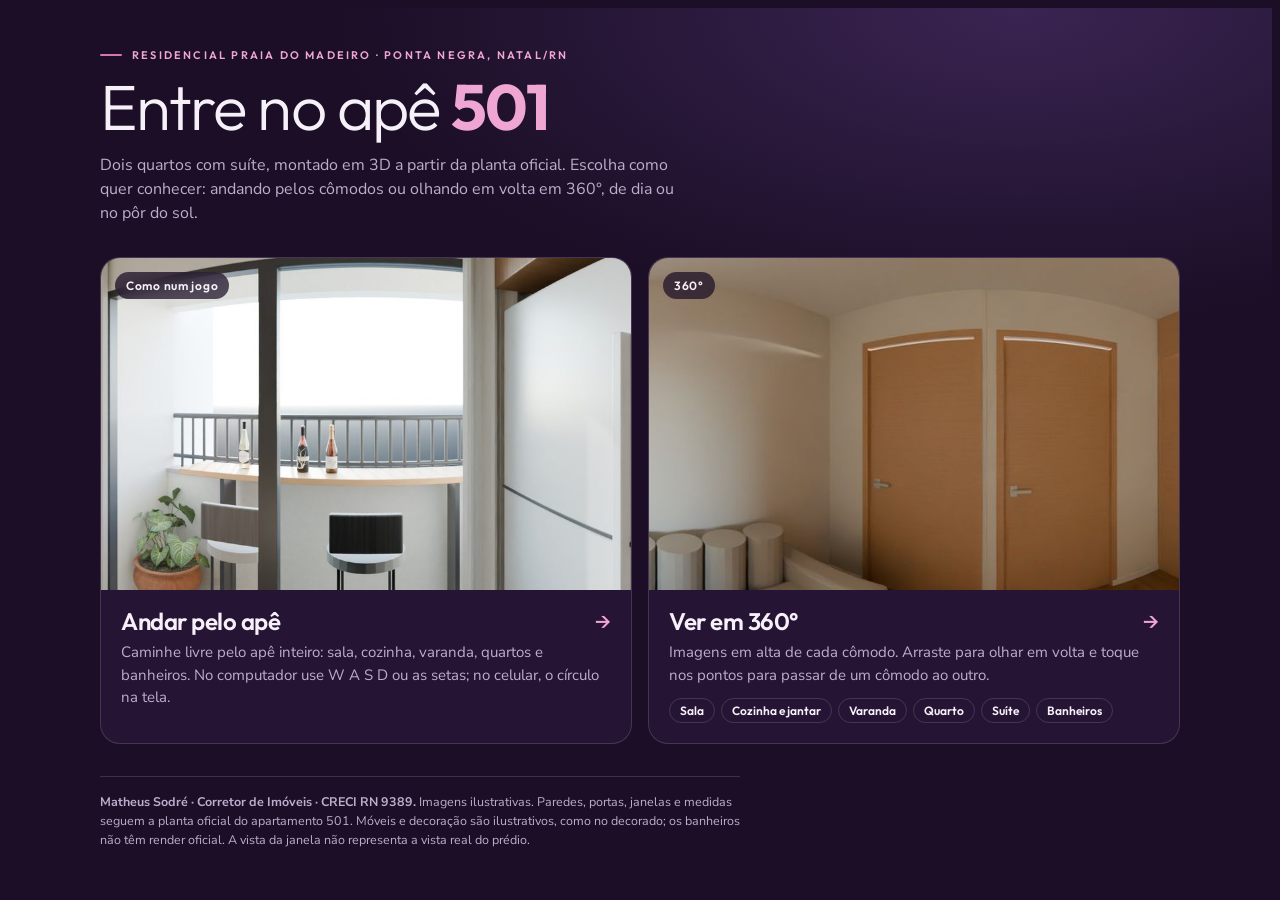
<file: ape/index.html>
<!doctype html>
<html lang="pt-BR">
<head>
<meta charset="utf-8">
  <meta name="description" content="Ande pelo apê em 3D ou olhe cada cômodo em 360°, de dia e no pôr do sol. Montado a partir da planta oficial.">
  <meta property="og:type" content="website">
  <meta property="og:title" content="Apê 2 quartos com suíte · Praia do Madeiro">
  <meta property="og:description" content="Ande pelo apê em 3D ou olhe cada cômodo em 360°, de dia e no pôr do sol. Montado a partir da planta oficial.">
  <meta property="og:image" content="https://ghustavogreg-blip.github.io/praia-do-madeiro/ape/assets/previa.jpg">
  <meta property="og:image:width" content="1200">
  <meta property="og:image:height" content="630">
  <meta property="og:url" content="https://ghustavogreg-blip.github.io/praia-do-madeiro/ape/">
  <meta property="og:locale" content="pt_BR">
  <meta name="twitter:card" content="summary_large_image">
  <link rel="icon" href="../favicon.svg" type="image/svg+xml">
  <link rel="apple-touch-icon" href="../apple-touch-icon.png">
<meta name="viewport" content="width=device-width, initial-scale=1, viewport-fit=cover">
<title>Apê 501 Praia do Madeiro</title>
<link rel="preconnect" href="https://fonts.googleapis.com">
<link rel="preconnect" href="https://fonts.gstatic.com" crossorigin>
<link href="https://fonts.googleapis.com/css2?family=Outfit:wght@300;400;600;700&family=Nunito+Sans:wght@400;600&display=swap" rel="stylesheet">
<style>
  /* entrada escura, como as duas experiências: título curto e as duas portas de entrada lado a lado (empilhadas no celular) */
  :root {
    --fundo: #1b0e26; --fundo-2: #261434; --texto: #f6f0f9; --apagado: #bcaecb;
    --rosa: #D575B1; --rosa-2: #F0A6D3; --linha: rgba(255, 255, 255, .14);
    --f-tit: "Outfit", "Avenir Next", system-ui, sans-serif;
    --f-txt: "Nunito Sans", system-ui, sans-serif;
    color-scheme: dark;
  }
  html, body { background: var(--fundo); color: var(--texto); }
  body { font-family: var(--f-txt); font-size: 16px; line-height: 1.5; -webkit-font-smoothing: antialiased;
    background: radial-gradient(90% 60% at 80% 0%, #3a2452 0%, var(--fundo) 60%) var(--fundo); min-height: 100%; }
  .pagina { max-width: 1080px; margin: 0 auto; padding-block: 40px 32px;
    padding-left: max(16px, env(safe-area-inset-left, 0px)); padding-right: max(16px, env(safe-area-inset-right, 0px));
    display: grid; gap: 32px; }
  .kicker { font: 600 11px var(--f-tit); letter-spacing: .2em; text-transform: uppercase; color: var(--rosa-2); display: flex; align-items: center; gap: 10px; }
  .kicker::before { content: ""; width: 22px; height: 2px; background: var(--rosa); border-radius: 2px; }
  h1 { font: 300 clamp(36px, 6vw, 64px)/1.02 var(--f-tit); letter-spacing: -.03em; margin: 12px 0 14px; text-wrap: balance; }
  h1 b { font-weight: 700; color: var(--rosa-2); }
  .intro p { margin: 0; max-width: 58ch; color: var(--apagado); }
  .portas { display: grid; grid-template-columns: repeat(2, minmax(0, 1fr)); gap: 16px; }
  .porta { display: grid; grid-template-rows: auto 1fr; text-decoration: none; color: inherit; border-radius: 20px; overflow: hidden;
    background: var(--fundo-2); border: 1px solid var(--linha); transition: transform .25s, border-color .25s; }
  .porta:hover, .porta:focus-visible { transform: translateY(-3px); border-color: var(--rosa); outline: none; }
  .porta figure { margin: 0; aspect-ratio: 16 / 10; overflow: hidden; position: relative; background: #000; max-width: 100%; }
  .porta img { width: 100%; height: 100%; object-fit: cover; display: block; }
  .porta.p360 img { object-position: 30% 50%; animation: girar 40s linear infinite alternate; width: 260%; max-width: none; }
  @keyframes girar { to { transform: translateX(-61%); } }
  .selo { position: absolute; left: 14px; top: 14px; font: 600 12px var(--f-tit); letter-spacing: .06em; padding: 6px 11px; border-radius: 999px;
    background: rgba(27, 14, 38, .72); backdrop-filter: blur(8px); -webkit-backdrop-filter: blur(8px); color: var(--texto); }
  .texto { padding: 18px 20px 20px; display: grid; gap: 6px; align-content: start; }
  .texto h2 { font: 600 24px/1.15 var(--f-tit); letter-spacing: -.02em; margin: 0; display: flex; justify-content: space-between; align-items: center; gap: 12px; }
  .texto h2::after { content: "→"; font-weight: 400; color: var(--rosa-2); transition: transform .25s; }
  .porta:hover h2::after { transform: translateX(4px); }
  .texto p { margin: 0; color: var(--apagado); font-size: 15px; }
  .comodos { display: flex; flex-wrap: wrap; gap: 6px; margin-top: 6px; }
  .comodos span { font: 600 12px var(--f-tit); padding: 4px 10px; border-radius: 999px; border: 1px solid var(--linha); color: var(--texto); }
  .nota { font-size: 12.5px; color: var(--apagado); max-width: 80ch; margin: 0; border-top: 1px solid var(--linha); padding-top: 16px; }
  @media (max-width: 720px) {
    .pagina { padding-block: 28px 24px; gap: 24px; }
    .portas { grid-template-columns: minmax(0, 1fr); }
  }
  @media (prefers-reduced-motion: reduce) { .porta.p360 img { animation: none; } .porta { transition: none; } }
</style>
</head>
<body>

<main class="pagina">
  <header class="intro">
    <span class="kicker">Residencial Praia do Madeiro · Ponta Negra, Natal/RN</span>
    <h1>Entre no apê <b>501</b></h1>
    <p>Dois quartos com suíte, montado em 3D a partir da planta oficial. Escolha como quer conhecer: andando pelos cômodos ou olhando em volta em 360°, de dia ou no pôr do sol.</p>
  </header>

  <nav class="portas" aria-label="Escolha a experiência">
    <a class="porta" href="passeio.html">
      <figure><img src="assets/capa_passeio.jpg" alt="Cozinha e jantar do apê 501 com a porta de vidro da varanda ao fundo"><span class="selo">Como num jogo</span></figure>
      <div class="texto">
        <h2>Andar pelo apê</h2>
        <p>Caminhe livre pelo apê inteiro: sala, cozinha, varanda, quartos e banheiros. No computador use W A S D ou as setas; no celular, o círculo na tela.</p>
      </div>
    </a>
    <a class="porta p360" href="360.html">
      <figure><img src="assets/capa_360.jpg" alt="Panorâmica 360° da sala do apê 501"><span class="selo">360°</span></figure>
      <div class="texto">
        <h2>Ver em 360°</h2>
        <p>Imagens em alta de cada cômodo. Arraste para olhar em volta e toque nos pontos para passar de um cômodo ao outro.</p>
        <div class="comodos"><span>Sala</span><span>Cozinha e jantar</span><span>Varanda</span><span>Quarto</span><span>Suíte</span><span>Banheiros</span></div>
      </div>
    </a>
  </nav>

  <p class="nota"><b>Matheus Sodré · Corretor de Imóveis · CRECI RN 9389.</b> Imagens ilustrativas. Paredes, portas, janelas e medidas seguem a planta oficial do apartamento 501. Móveis e decoração são ilustrativos, como no decorado; os banheiros não têm render oficial. A vista da janela não representa a vista real do prédio.</p>
</main>
</body>
</html>
</file>
